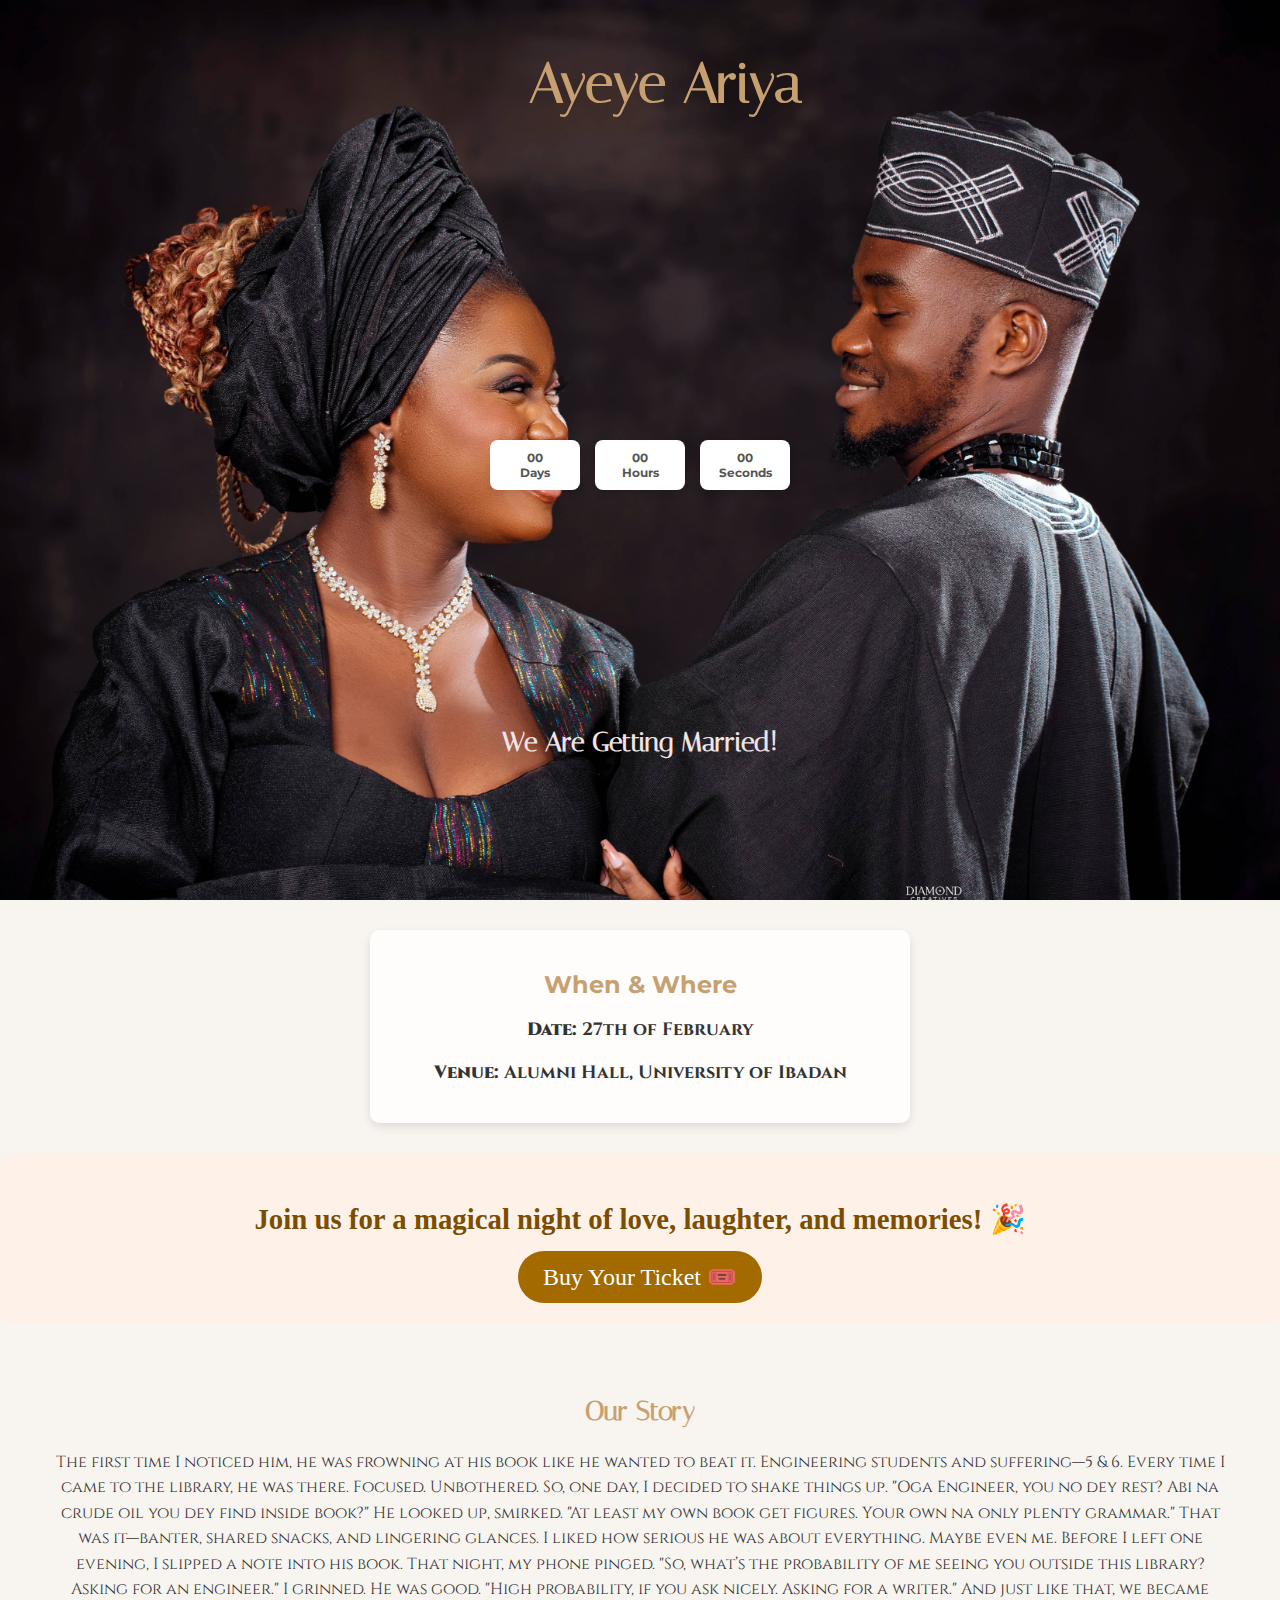
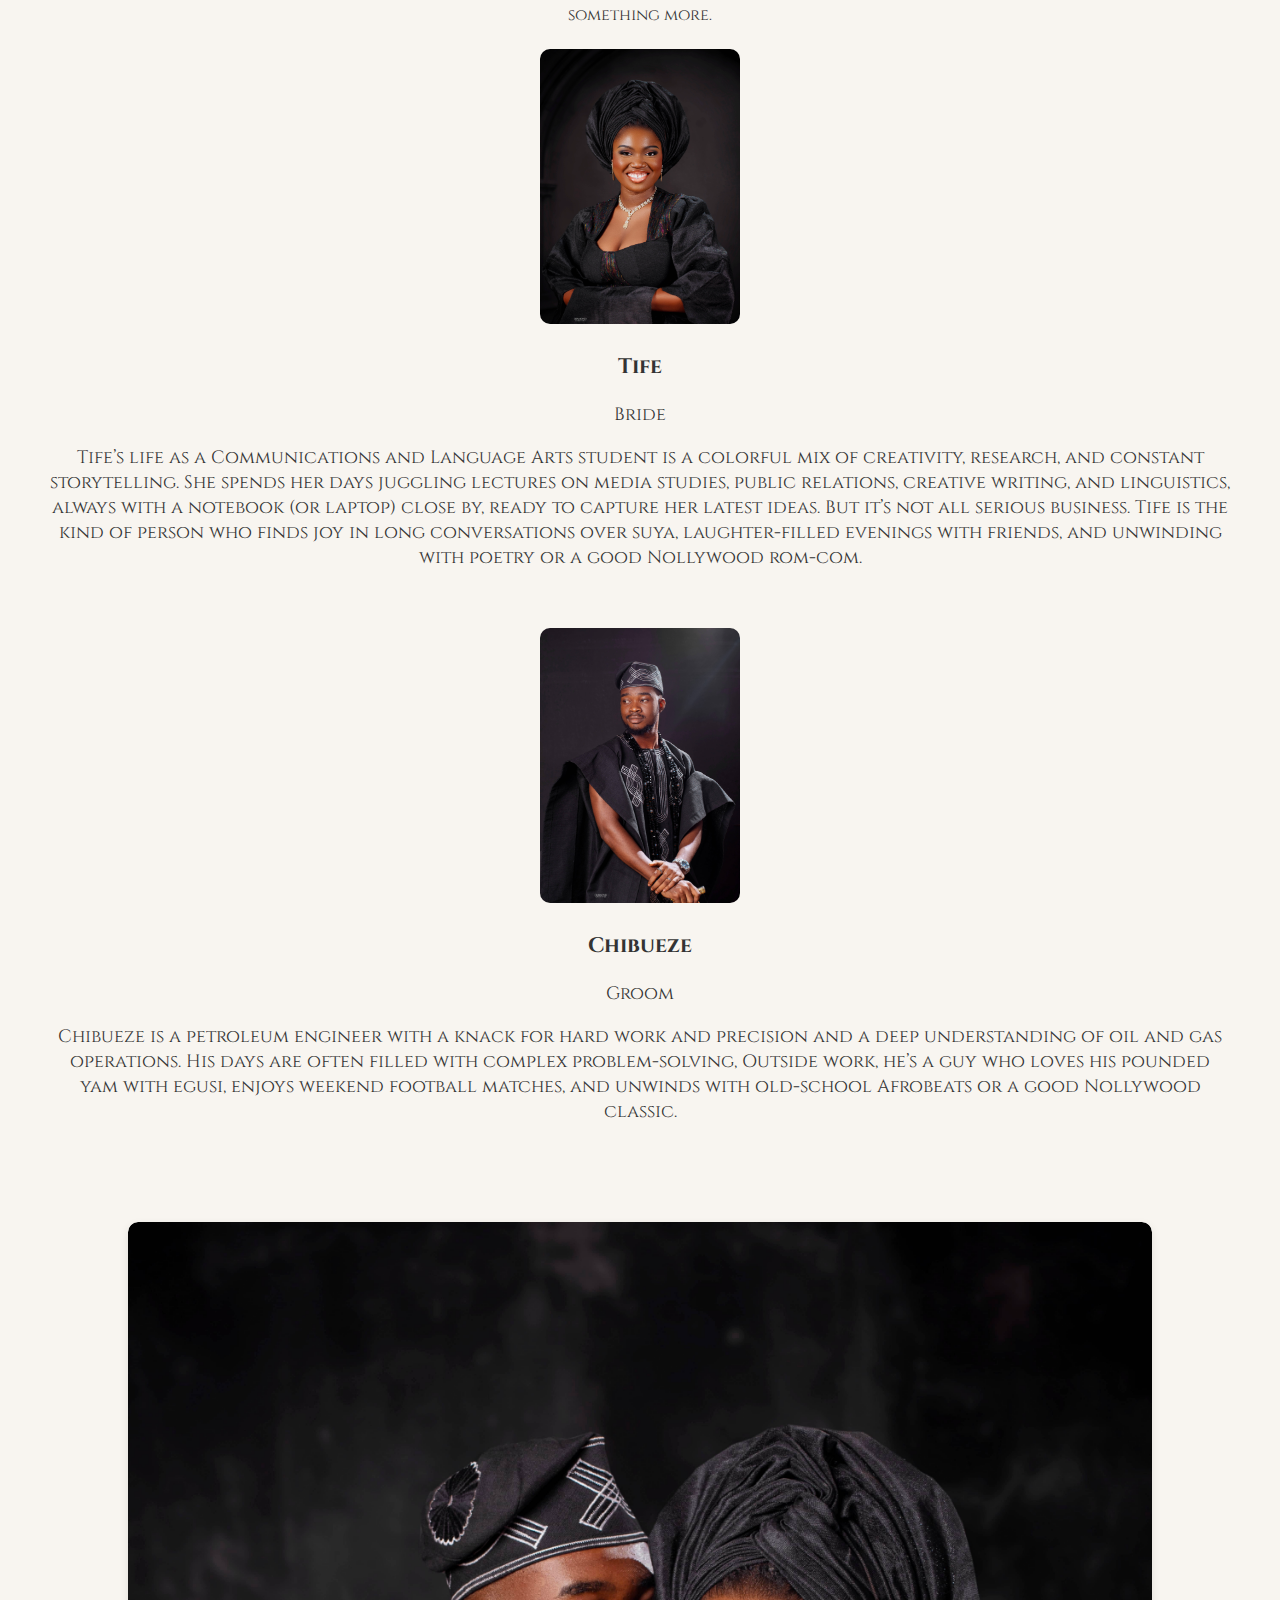
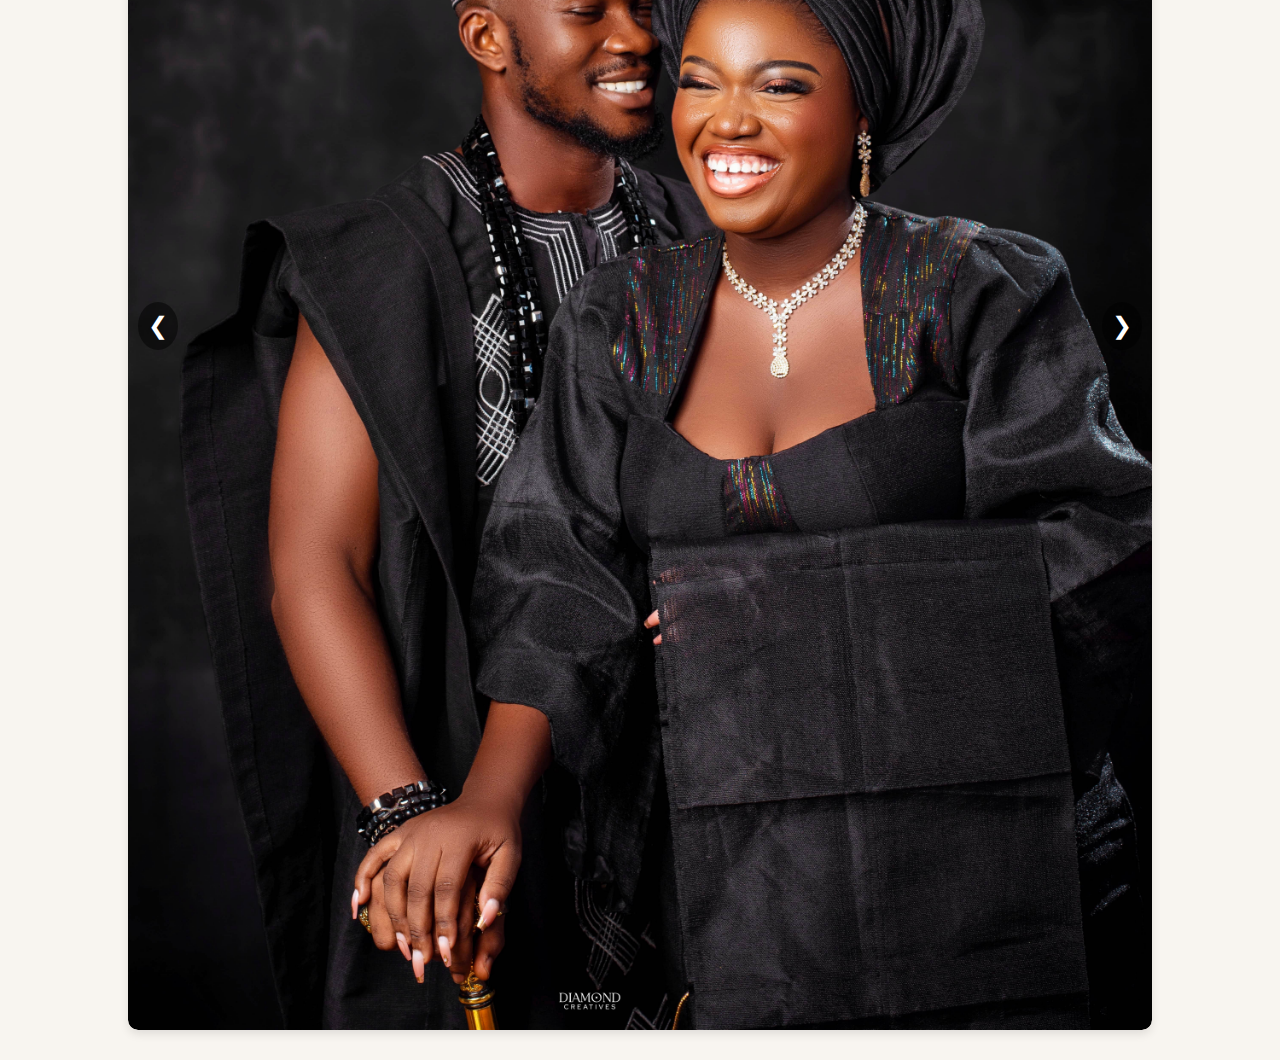
<file: index.html>
<!DOCTYPE html>
<html lang="en">
<head>
    <meta charset="UTF-8">
    <meta name="viewport" content="width=device-width, initial-scale=1">
    <title>AYEYE ARIYA</title>
    <meta property="og:title" content="Ayeyeariya - A SPE x CLA Dinner" />
    <meta property="og:description" content="Come and Experience the Most wonderful time." />
    <meta property="og:image" content="https://raw.githubusercontent.com/mudigram/repo/main/images/preview.jpg" />
    <meta property="og:url" content="https://www.ayeyeariya.live" />
    <meta property="og:type" content="website" />

    
    <meta name="twitter:card" content="summary_large_image" />
    <meta name="twitter:title" content="Ayeyeariya - A SPE x CLA Dinner" />
    <meta name="twitter:description" content="Come and Experience the Most wonderful time." />
    <meta name="twitter:image" content="https://raw.githubusercontent.com/mudigram/repo/main/images/preview.jpg" />
    <link rel="stylesheet" href="styles.css">
    <link href="https://fonts.googleapis.com/css2?family=Dancing+Script:wght@700&family=Italiana&family=Cinzel:wght@600&display=swap" rel="stylesheet">
</head>
<body>


    <header>
        <div class="menu-toggle"> 
            <span></span>
            <span></span>
            <span></span>
        </div>
        <nav class="nav-links">
            <ul>
                <li><a href="#when-where">When & Where</a></li>
                <li><a href="#buy-tickets">Buy Tickets</a></li>
                <li><a href="#story">Our Story</a></li>
                <li><a href="#about-us">Gallery</a></li>
            </ul>
        </nav>
    </header>

    <!-- Hero Section -->
    <section class="hero">
        <div class="hero-content">
            <h1 class="hero-title">Ayeye Ariya</h1>
            <div class="countdown">
                <div class="time-box">
                    <span id="months">00</span>
                    <span class="time-label">Days</span>
                </div>
                <div class="time-box">
                    <span id="hours">00</span>
                    <span class="time-label">Hours</span>
                </div>
                <div class="time-box">
                    <span id="seconds">00</span>
                    <span class="time-label">Seconds</span>
                </div>
            </div>             
            <h2 class="hero-subtitle">We Are Getting Married!</h2>
        </div>
    </section>

    <section id="when-where">
    <section class="when-where">
        <h2>When & Where</h2>
        <p><strong>Date:</strong> 27th of February</p>
        <p><strong>Venue:</strong> Alumni Hall, University of Ibadan</p>
    </section>
</section>

    <section id="buy-tickets">
        <div class="cta-container">
            <p class="cta-text">Join us for a magical night of love, laughter, and memories! 🎉</p>
            <a href="ticket.html" class="ticket-button">Buy Your Ticket 🎟️</a>
        </div>
    </section>
  
    <section id="story" class="story">
        <h2>Our Story</h2>
        <p class="story-text">The first time I noticed him, he was frowning at his book like he wanted to beat it. Engineering students and suffering—5 & 6.

            Every time I came to the library, he was there. Focused. Unbothered. So, one day, I decided to shake things up.
            
            "Oga Engineer, you no dey rest? Abi na crude oil you dey find inside book?"
            
            He looked up, smirked. "At least my own book get figures. Your own na only plenty grammar."
            
            That was it—banter, shared snacks, and lingering glances. I liked how serious he was about everything. Maybe even me.
            
            Before I left one evening, I slipped a note into his book.
            
            That night, my phone pinged.
            
            "So, what’s the probability of me seeing you outside this library? Asking for an engineer."
            
            I grinned. He was good.
            
            "High probability, if you ask nicely. Asking for a writer."
            
            And just like that, we became something more.</p>
        <div class="couple">
            <div class="bride">
                <img src="Images/Tife.jpg" alt="Tife">
                <h3>Tife</h3>
                <p>Bride</p>
                <p>Tife’s life as a Communications and Language Arts student is a colorful mix of creativity, research, and constant storytelling. She spends her days juggling lectures on media studies, public relations, creative writing, and linguistics, always with a notebook (or laptop) close by, ready to capture her latest ideas. But it’s not all serious business. Tife is the kind of person who finds joy in long conversations over suya, laughter-filled evenings with friends, and unwinding with poetry or a good Nollywood rom-com. </p>
            </div>
            <div class="groom">
                <img src="Images/Chibueze.jpg" alt="Chibueze">
                <h3>Chibueze</h3>
                <p>Groom</p>
                <p>Chibueze is a petroleum engineer with a knack for hard work and precision and a deep understanding of oil and gas operations. His days are often filled with complex problem-solving, Outside work, he’s a guy who loves his pounded yam with egusi, enjoys weekend football matches, and unwinds with old-school Afrobeats or a good Nollywood classic. </p>
            </div>
        </div>
    </section>

    <section id="about-us">
    <div class="carousel-container">
        <div class="carousel">
            <img src="Images/Smiles.jpg" alt="Couple Photo 1">
            <img src="Images/Chi.jpg" alt="Couple Photo 4">
            <img src="Images/Sitting.jpg" alt="Couple Photo 2">
            <img src="Images/tif.jpg" alt="Couple Photo 3">
            <img src="Images/hands.jpg" alt="Couple Photo 4">
        </div>

        <button class="carousel-prev">&#10094;</button>
        <button class="carousel-next">&#10095;</button>
    </div>
</section>
    
<button id="backToTop" class="back-to-top">&#8679;</button>


    <script src="script.js"></script>
</body>
</html>
</file>
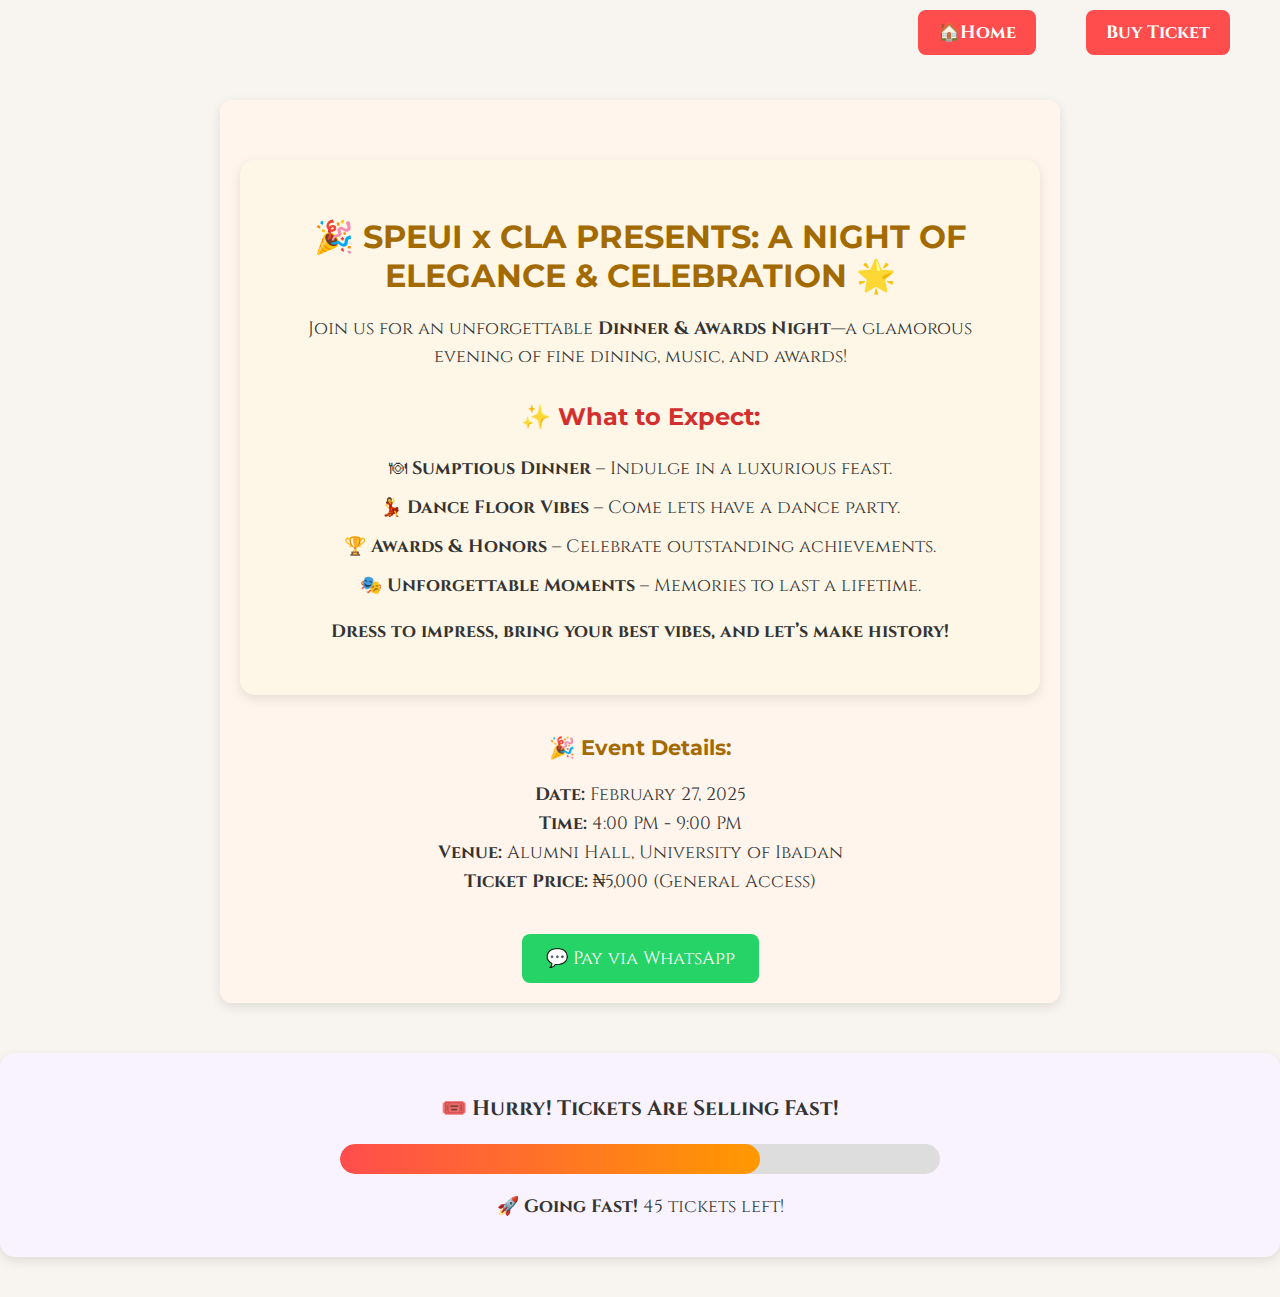
<file: ticket.html>
<!DOCTYPE html>
<html lang="en">

<head>
    <meta charset="UTF-8">
    <meta name="viewport" content="width=device-width, initial-scale=1.0">
    <title>Buy Tickets - Ayeye Ariya</title>
    <link rel="stylesheet" href="styles.css">
</head>

<body>
    <header>
        <div class="fixed-buttons">
            <a href="index.html" class="btn">🏠Home</a>
            <a href="https://wa.link/6tqj8z" class="btn">Buy Ticket</a>
        </div>
        
    </header>

    <section class="ticket-info">
        <section id="event-details" class="event-section">
            <h2>🎉 SPEUI x CLA PRESENTS: A NIGHT OF ELEGANCE & CELEBRATION 🌟</h2>
            <p>
                Join us for an unforgettable <strong>Dinner & Awards Night</strong>—a glamorous evening of fine dining, music, and awards!
            </p>
        
            <h3>✨ What to Expect:</h3>
            <ul>
                <li>🍽 <strong>Sumptious Dinner</strong> – Indulge in a luxurious feast.</li>
                <li>💃 <strong>Dance Floor Vibes</strong> – Come lets have a dance party.</li>
                <li>🏆 <strong>Awards & Honors</strong> – Celebrate outstanding achievements.</li>
                <li>🎭 <strong>Unforgettable Moments</strong> – Memories to last a lifetime.</li>
            </ul>
        
            <p><strong>Dress to impress, bring your best vibes, and let’s make history!</strong></p>
        </section>        

        <h3>🎉 Event Details:</h3>
        <ul>
            <li><strong>Date:</strong> February 27, 2025</li>
            <li><strong>Time:</strong> 4:00 PM - 9:00 PM</li>
            <li><strong>Venue:</strong> Alumni Hall, University of Ibadan </li>
            <li><strong>Ticket Price:</strong> ₦5,000 (General Access)</li>
        </ul>

        <!-- WhatsApp Payment Button -->
        <a href="https://wa.link/6tqj8z"
            class="whatsapp-btn" target="_blank">💬 Pay via WhatsApp</a>
    </section>
    
    <section id="tickets-left">
        <h3>🎟️ Hurry! Tickets Are Selling Fast!</h3>
        <div class="progress-container">
            <div id="progress-bar" class="progress-bar"></div>
        </div>
        <p id="ticket-info"><strong>Tickets Left:</strong> <span id="remaining-tickets">100</span></p>
    </section>
    
    
    <script src="ticket.js"></script>

</body>

</html>
</file>
<file: styles.css>
/* General Styles */
@import url('https://fonts.googleapis.com/css2?family=Cinzel:wght@600&family=Dancing+Script:wght@700&family=Italiana&family=Montserrat:wght@700&display=swap');

body {
    font-family: 'Cinzel', serif;
    font-size: 18px;
    color: #333;
    margin: 0;
    padding: 0;
    background-color: #f8f5f0; /* Subtle warm background */
}

/* Headings */
h1, h2 {
    font-family: 'Italiana', serif;
    font-weight: bold;
    color: #c7a071;
}

/* Navigation Bar */
header {
    padding: 10px 5%;
    height: 60px;
    position: fixed;
    width: 100%;
    top: 0;
    left: 0;
    display: flex;
    justify-content: space-between;
    align-items: center;
    z-index: 1000;
}

/* Navigation Links */
nav ul {
    list-style: none;
    display: flex;
    gap: 20px;
    margin: 0;
    padding: 0;
}

nav ul li a {
    text-decoration: none;
    color: #a3701d;
    font-weight: bold;
    transition: color 0.3s ease-in-out;
}

nav ul li a:hover {
    color: #c7a071;
}

/* Mobile Menu Toggle */
.menu-toggle {
    display: none;
    flex-direction: column;
    gap: 5px;
    cursor: pointer;
    z-index: 1100;
}

.menu-toggle span {
    display: block;
    width: 30px;
    height: 4px;
    background: #b3760d;
    transition: all 0.5s ease-in-out;
    border-radius: 5px;
}

/* Animation when menu is active */
.menu-toggle.active span:nth-child(1) {
    transform: translateY(8px) rotate(45deg);
}

.menu-toggle.active span:nth-child(2) {
    opacity: 0;
}

.menu-toggle.active span:nth-child(3) {
    transform: translateY(-8px) rotate(-45deg);
}

nav ul.active {
    display: flex;
    flex-direction: column;
    position: absolute;
    top: 60px;
    left: 0;
    width: 70%;
    max-width: 250px;
    background: rgba(255, 255, 255, 0.95);
    box-shadow: 0px 4px 6px rgba(0, 0, 0, 0.1);
    text-align: center;
    padding: 10px 0;
    border-radius: 0 10px 10px 0; 
}

nav ul.active li {
    padding: 10px;
    text-align: center;
}

nav ul.active li a {
    display: block;
    padding: 8px 10px;
    font-size: 16px;
}

/* Hide menu background when collapsed */
nav ul {
    display: none;
}

/* Hero Section */
.hero {
    background: url('Images/SidebySide.jpg') no-repeat center center;
    background-size: cover;
    background-position: center;
    width: 100%;
    height: 100vh;
    display: flex;
    align-items: center;
    justify-content: center;
    text-align: center;
    color: #f7ebcc;
    position: relative;
    overflow: hidden;
}

.hero-title {
    font-size: 3.5rem; /* Make text bigger */
    font-weight: bold;
    text-align: center; /* Ensures it's centered */
    color: #c7a071; /* Elegant deep brown */
    position: absolute;
    top: 5%; /* Moves it higher */
    left: 52%;
    transform: translate(-50%, -50%);
}

.hero-subtitle {
    position: absolute;
    top: 80%; /* Moves it down */
    left: 50%;
    transform: translate(-50%, -50%);
    color: #f1e4e4;
}


/* Countdown Timer Styling */
.countdown {
    display: flex;
    justify-content: center;
    gap: 15px;
    flex-wrap: nowrap;
    margin-bottom: -30px;
    overflow-x: auto;
    padding: 10px;
}

.time-box {
    background: white;
    color: black;
    padding: 10px 15px;
    border-radius: 8px;
    text-align: center;
    min-width: 60px;
    font-family: 'Montserrat', sans-serif;
    font-weight: bold;
    font-size: 2rem;
    display: flex;
    flex-direction: column;
    align-items: center;
    box-shadow: 2px 4px 6px rgba(0, 0, 0, 0.1);
}

.time-box span {
    font-size: 12px;
    color: #555;
    font-weight: bold;
}

/* Story Section */
.story {
    padding: 50px;
    text-align: center;
}

.story-text {
    font-size: 16px; /* Adjust to desired size */
    line-height: 1.6; /* Ensures readability */
}


/* Couple Section */
.couple {
    display: flex;
    justify-content: center;
    gap: 40px;
    margin-top: 20px;
    flex-wrap: wrap;
    text-align: center;
}

.couple img {
    width: 200px;
    border-radius: 10px;
}

/* Fixed Button Container */
.fixed-buttons {
    position: fixed; /* Keeps the buttons fixed on the page */
    top: 10px; /* Distance from the top */
    right: 50px; /* Align to the right side */
    display: flex; /* Arrange buttons horizontally */
    gap: 50px; /* Space between buttons */
    z-index: 1000; /* Ensure it's on top of other content */
}

/* Button Styling */
.fixed-buttons .btn {
    padding: 10px 20px;
    background: #ff4d4d; /* Red button color */
    color: white;
    text-decoration: none;
    border-radius: 8px; /* Rounded corners */
    font-weight: bold;
    transition: background 0.3s;
}

/* Hover Effect */
.fixed-buttons .btn:hover {
    background: #cc0000; /* Darker red on hover */
}


/* Call-to-Action Section */
.cta-container {
    text-align: center;
    margin-top: 30px;
    padding: 20px;
    background-color: rgba(255, 240, 230, 0.8);
    border-radius: 10px;
}

.cta-text {
    font-family: 'Playfair Display', serif;
    font-size: 1.8rem;
    font-weight: bold;
    color: #7a4d00;
    margin-bottom: 15px;
}

.ticket-button {
    display: inline-block;
    font-family: 'Playfair Display', serif;
    background-color: #a36a00;
    color: white;
    padding: 12px 25px;
    border-radius: 30px;
    font-size: 1.5rem;
    text-decoration: none;
    transition: 0.5s ease-in-out;
}

.ticket-button:hover {
    background-color: #7a4d00;
}

/* Ticket Page Styling */
.ticket-info {
    max-width: 800px;
    margin: 100px auto 50px;
    padding: 20px;
    text-align: center;
    background: rgba(255, 245, 235, 0.9);
    border-radius: 12px;
    box-shadow: 0 4px 12px rgba(0, 0, 0, 0.1);
}

.ticket-info h2, .ticket-info h3 {
    color: #a36a00; /* Elegant gold */
    font-family: 'Montserrat', sans-serif;
}

.ticket-info p, .ticket-info ul {
    font-size: 18px;
    line-height: 1.6;
}

.ticket-info ul {
    list-style: none;
    padding: 0;
}
#event-details {
    text-align: center;
    margin: 40px auto;
    padding: 30px;
    background: #fef7e7; /* Light Background */
    border-radius: 15px;
    box-shadow: 0 4px 12px rgba(0, 0, 0, 0.1);
}

#event-details h2 {
    font-size: 32px;
    color: #a36a00; /* Gold Accent */
    margin-bottom: 20px;
}

#event-details h3 {
    font-size: 24px;
    color: #d32f2f; /* Highlighted Color */
    margin-top: 30px;
}

#event-details ul {
    list-style: none;
    padding: 0;
}

#event-details li {
    margin: 10px 0;
    font-size: 18px;
}

.whatsapp-btn {
    display: inline-block;
    margin-top: 20px;
    padding: 12px 24px;
    font-size: 18px;
    color: white;
    background: #25D366; /* WhatsApp Green */
    text-decoration: none;
    border-radius: 8px;
    transition: background 0.3s;
}

.whatsapp-btn:hover {
    background: #1da851; /* Darker Green */
}

/* Tickets Section Styling */
#tickets-left {
    text-align: center;
    margin: 40px auto;
    padding: 20px;
    background: #f9f3ff; /* Light Purple Background */
    border-radius: 15px;
    box-shadow: 0 4px 12px rgba(0, 0, 0, 0.1);
}

/* Progress Bar Container */
.progress-container {
    width: 80%;
    max-width: 600px;
    height: 30px;
    background: #ddd;
    border-radius: 20px;
    margin: 20px auto;
    overflow: hidden;
}

/* Progress Bar Fill */
.progress-bar {
    height: 100%;
    width: 0%; /* Dynamically updated */
    background: linear-gradient(90deg, #ff4d4d, #ff9900);
    border-radius: 20px;
    transition: width 0.5s ease;
}

#ticket-info {
    font-size: 18px;
    margin-top: 10px;
}


/* When & Where Section */
.when-where {
    text-align: center;
    background: rgba(255, 255, 255, 0.8);
    padding: 20px;
    margin: 30px auto;
    max-width: 500px;
    border-radius: 10px;
    box-shadow: 0 4px 10px rgba(0, 0, 0, 0.1);
}

.when-where h2 {
    font-family: "Montserrat", sans-serif;
    font-size: 24px;
    margin-bottom: 10px;
}

.when-where p {
    font-size: 18px;
    font-weight: bold;
}

html {
    scroll-behavior: smooth;
}


/* Back to Top Button */
.back-to-top {
    position: fixed;
    bottom: 20px;
    right: 20px;
    width: 50px;
    height: 50px;
    background: #a36a00; /* Gold color */
    color: white;
    border: none;
    border-radius: 50%;
    font-size: 24px;
    cursor: pointer;
    display: none; /* Initially hidden */
    justify-content: center;
    align-items: center;
    transition: opacity 0.3s ease-in-out;
    box-shadow: 2px 4px 6px rgba(0, 0, 0, 0.2);
}

.back-to-top:hover {
    background: #7a4d00; /* Darker gold */
}

/* Photo Carousel */
.carousel-container {
    position: relative;
    max-width: 80%;
    margin: 30px auto;
    overflow: hidden;
    border-radius: 10px;
    box-shadow: 0 4px 10px rgba(0, 0, 0, 0.1);
}

.carousel {
    display: flex;
    transition: transform 0.5s ease-in-out;
}

.carousel img {
    width: 100%;
    border-radius: 10px;
}

/* Navigation Buttons */
.carousel-prev, .carousel-next {
    position: absolute;
    top: 50%;
    transform: translateY(-50%);
    background: rgba(0, 0, 0, 0.5);
    color: white;
    border: none;
    padding: 10px;
    cursor: pointer;
    font-size: 24px;
    border-radius: 50%;
}

.carousel-prev {
    left: 10px;
}

.carousel-next {
    right: 10px;
}

.carousel-prev:hover, .carousel-next:hover {
    background: rgba(0, 0, 0, 0.8);
}

/* Responsive Design */
@media (max-width: 768px) {
    .menu-toggle {
        display: flex;
    }

    nav ul {
        display: none;
    }

    .hero .countdown {
        margin-top: 120px;
    }

    .hero-text {
        margin-top: 20px;
    }

    nav ul.active {
        display: flex;
    }

    /* Countdown */
    .countdown {
        justify-content: space-around;
        flex-wrap: nowrap;
    }

    .time-box {
        min-width: 50px;
        font-size: 12px;
        padding: 6px 8px;
    } 

    /* Couple Section */
    .couple {
        flex-direction: column;
        align-items: center;
    }

    .hero {
        height: 50vh;
        background-position: center top;
    }
}
</file>
